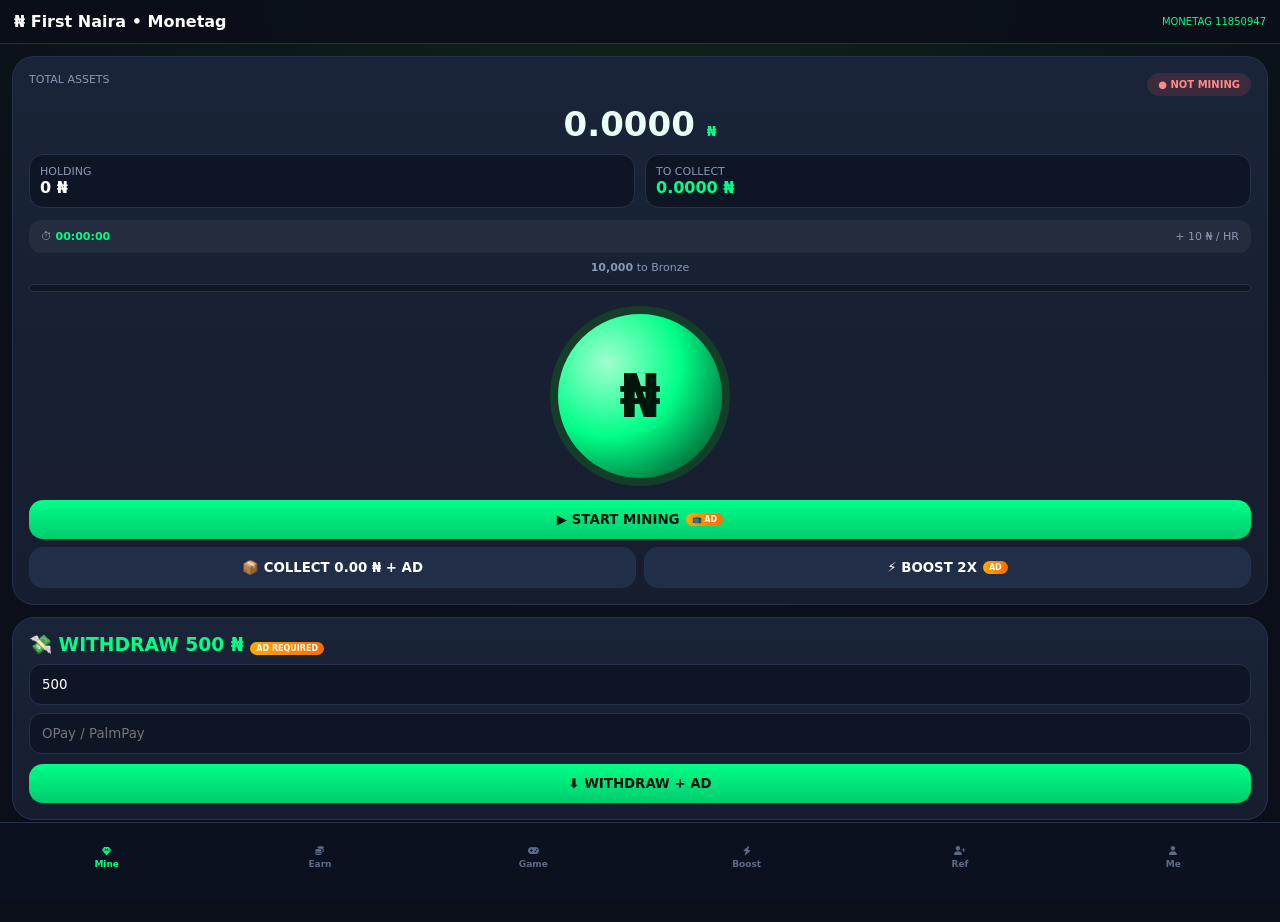
<file: index.html>
<!DOCTYPE html>
<html lang="en">
<head>
<meta charset="UTF-8">
<meta name="viewport" content="width=device-width,initial-scale=1,maximum-scale=1,user-scalable=no">
<title>First Naira - Monetag Only</title>
<script src="https://telegram.org/js/telegram-web-app.js"></script>
<script src='//libtl.com/sdk.js' data-zone='11850947' data-sdk='show_11850947'></script>
<link rel="stylesheet" href="https://cdnjs.cloudflare.com/ajax/libs/font-awesome/6.4.0/css/all.min.css">
<style>
:root{--bg:#0a0f1a;--card:#151d2e;--card2:#1a2438;--border:#26324d;--gold:#00ff88;--muted:#8a98b3}
*{box-sizing:border-box;margin:0;padding:0;font-family:system-ui,sans-serif}
body{background:radial-gradient(circle at 50% -10%, #0f2318, var(--bg) 65%);color:#fff;min-height:100vh;padding-bottom:90px}
.topbar{padding:12px 14px;display:flex;justify-content:space-between;align-items:center;position:sticky;top:0;background:rgba(10,15,26,.92);z-index:10;border-bottom:1px solid var(--border)}
.card{background:linear-gradient(180deg,var(--card2),var(--card));border:1px solid var(--border);border-radius:22px;padding:16px;margin:12px}
.small{font-size:11px;color:var(--muted)}.big{font-size:34px;font-weight:900}
.btn{border:0;border-radius:14px;padding:12px;font-weight:900;cursor:pointer;width:100%;display:flex;align-items:center;justify-content:center;gap:6px}
.btn-gold{background:linear-gradient(180deg,var(--gold),#00cc6e);color:#00150b}
.btn-dark{background:#212e48;color:#fff;border:1px solid var(--border)}
.btn-ad{background:linear-gradient(90deg,#ffaa00,#ff6a00);color:#fff;font-size:11px;padding:8px 12px;border-radius:10px;border:0;font-weight:900;cursor:pointer}
.tabs{position:fixed;bottom:0;left:0;right:0;height:78px;background:rgba(12,18,32,.98);border-top:1px solid var(--border);display:grid;grid-template-columns:repeat(6,1fr);z-index:99;padding-bottom:8px}
.tbtn{background:none;border:0;color:#5d6b85;display:flex;flex-direction:column;align-items:center;justify-content:center;gap:4px;font-size:9px;font-weight:700}
.tbtn.active{color:var(--gold)}
.page{display:none}.page.active{display:block}
.pill{padding:5px 10px;border-radius:20px;font-size:10px;font-weight:800;border:1px solid var(--border)}
.mining{width:100%;height:8px;background:#0d1422;border-radius:99px;overflow:hidden;border:1px solid var(--border);margin:10px 0}
.fill{height:100%;background:linear-gradient(90deg,var(--gold),#00cc6e);transition:.5s}
.task{display:flex;justify-content:space-between;align-items:center;padding:14px 12px;border-bottom:1px solid rgba(255,255,255,.06);background:rgba(255,255,255,.02);border-radius:14px;margin:6px 0}
.iconbox{width:42px;height:42px;border-radius:12px;display:flex;align-items:center;justify-content:center;background:#1a2e26;border:1px solid #234d3a;color:var(--gold)}
.badge{font-size:9px;padding:3px 7px;border-radius:20px;background:rgba(0,255,136,.12);color:var(--gold);border:1px solid rgba(0,255,136,.25);font-weight:800}
.toast{position:fixed;left:50%;bottom:90px;transform:translate(-50%,20px);background:#1a2638;border:1px solid #2a405e;padding:12px 16px;border-radius:12px;font-size:12px;opacity:0;transition:.2s;z-index:200;max-width:90%;text-align:center}.toast.show{opacity:1;transform:translate(-50%,0)}
input{width:100%;background:#0e1626;color:#fff;border:1px solid var(--border);border-radius:12px;padding:12px}
.ad-label{font-size:8px;background:linear-gradient(90deg,#ffaa00,#ff6a00);color:#fff;padding:2px 6px;border-radius:20px;font-weight:900}
</style>
</head>
<body>
<div class="topbar"><div style="font-weight:900">₦ First Naira • Monetag</div><div style="font-size:10px;color:var(--gold)">MONETAG 11850947</div></div>

<div id="mine" class="page active">
<div class="card" style="text-align:center">
<div style="display:flex;justify-content:space-between"><span class="small">TOTAL ASSETS</span><span class="pill" id="mineStatus" style="background:rgba(255,80,80,.15);color:#ff8a8a">● NOT MINING</span></div>
<div class="big" style="color:#eafff5;margin:8px 0"><span id="total">0.0000</span> <small style="font-size:14px;color:var(--gold)">₦</small></div>
<div style="display:grid;grid-template-columns:1fr 1fr;gap:10px;text-align:left;margin-top:10px">
<div style="background:#0e1626;border:1px solid var(--border);border-radius:14px;padding:10px"><div class="small">HOLDING</div><b id="holding">0 ₦</b></div>
<div style="background:#0e1626;border:1px solid var(--border);border-radius:14px;padding:10px"><div class="small">TO COLLECT</div><b style="color:var(--gold)" id="pending">0.0000 ₦</b></div>
</div>
<div style="margin-top:12px;background:rgba(255,255,255,.05);border-radius:12px;padding:10px 12px;display:flex;justify-content:space-between" class="small"><span>⏱ <b id="timer" style="color:var(--gold)">00:00:00</b></span><span id="rate">+ 10 ₦ / HR</span></div>
<div class="small" style="margin-top:8px"><b id="toNext">10,000</b> to Bronze</div><div class="mining"><div id="lvlBar" class="fill" style="width:0%"></div></div>
<div style="width:180px;height:180px;margin:14px auto;border-radius:50%;background:radial-gradient(circle at 30% 30%, #a0ffcf, #00ff88 45%, #002a14);border:8px solid #143d2a;display:flex;align-items:center;justify-content:center;font-size:60px;color:#00150b;font-weight:900">₦</div>
<button class="btn btn-gold" id="startBtn" onclick="watchAdFor('start',10)">▶ START MINING <span class="ad-label">📺 MONETAG AD</span></button>
<div style="display:grid;grid-template-columns:1fr 1fr;gap:8px;margin-top:8px">
<button class="btn btn-dark" id="collectBtn" onclick="watchAdFor('collect',0)" disabled>📦 COLLECT 0 ₦ <span class="ad-label">AD</span></button>
<button class="btn btn-dark" onclick="watchAdFor('boost_mine',5)">⚡ BOOST 2X <span class="ad-label">AD</span></button>
</div>
</div>
<div class="card"><h3 style="color:var(--gold)">💸 WITHDRAW 500 ₦ <span class="ad-label">AD REQUIRED</span></h3><input id="wAmt" value="500" style="margin-top:8px"><input id="wAddr" placeholder="OPay / PalmPay" style="margin-top:8px"><button class="btn btn-gold" style="margin-top:10px" onclick="watchAdFor('withdraw',0)">⬇ WITHDRAW + AD</button></div>
</div>

<div id="earn" class="page"><div class="card">
<h3>EARN - MONETAG ADS</h3>
<div class="task"><div style="display:flex;gap:10px;align-items:center"><div class="iconbox">📢</div><div><b>Join Telegram</b><div><span class="badge">+100 ₦</span></div></div></div><button class="btn-ad" onclick="watchAdFor('task_join',100)">📺 AD → CLAIM</button></div>
<div class="task"><div style="display:flex;gap:10px;align-items:center"><div class="iconbox">✕</div><div><b>Follow X</b><div><span class="badge">+100 ₦</span></div></div></div><button class="btn-ad" onclick="watchAdFor('task_x',100)">📺 AD → CLAIM</button></div>
<div class="task"><div style="display:flex;gap:10px;align-items:center"><div class="iconbox">📅</div><div><b>Daily Check-in</b><div><span class="badge">+10 ₦ +1 SPIN</span></div></div></div><button class="btn-ad" onclick="watchAdFor('daily',10)">📺 AD → CHECK</button></div>
<div class="task" style="background:rgba(0,255,136,.12);border:1px solid rgba(0,255,136,.3)"><div style="display:flex;gap:10px;align-items:center"><div class="iconbox">🎬</div><div><b>Watch Ad & Earn</b><div><span class="badge">+10 ₦</span></div></div></div><button class="btn btn-gold" style="width:auto" onclick="watchAdFor('earn',10)">📺 WATCH +10 ₦</button></div>
<div class="task" style="background:rgba(255,170,0,.12);border:1px solid rgba(255,170,0,.3)"><div style="display:flex;gap:10px;align-items:center"><div class="iconbox">🎯</div><div><b>Watch BIG</b><div><span class="badge">+₦25</span></div></div></div><button class="btn-ad" onclick="watchAdFor('earn_big',25)">📺 AD +25 ₦</button></div>
</div></div>

<div id="game" class="page">
<div class="card" style="text-align:center"><h2 style="color:var(--gold)">NAIRA ARCADE</h2><div style="display:grid;grid-template-columns:1fr 1fr;gap:8px;margin:12px 0"><div style="background:#0e1626;border-radius:12px;padding:8px"><div class="small">TICKETS</div><b id="spinTickets">1</b></div><div style="background:#0e1626;border-radius:12px;padding:8px"><div class="small">AD LEFT</div><b id="adTickets">15</b></div></div><button class="btn btn-gold" onclick="watchAdFor('spin',0)">🎟 SPIN + MONETAG AD</button></div>
<div class="card"><b>BREAKER</b><div style="display:grid;grid-template-columns:1fr 1fr;gap:8px;margin-top:10px"><button class="btn btn-gold" onclick="watchAdFor('breaker',20)">🔨 PLAY + AD +20 ₦</button><button class="btn btn-dark" onclick="watchAdFor('breaker2',50)">💥 SUPER + AD +50 ₦</button></div></div>
</div>

<div id="boost" class="page"><div class="card"><h3>⛏ MINER LEVELS</h3><div style="background:#0e1626;border-radius:14px;padding:12px;margin:12px 0;display:flex;justify-content:space-between"><div><div class="small">CURRENT</div><b id="curLvl">Novice Miner</b></div><div style="text-align:right"><div class="small">NEXT</div><b style="color:var(--gold)" id="nextLvl">Bronze Miner</b></div></div><div class="small"><b id="need">10,000 ₦</b> to Bronze</div><div class="mining"><div class="fill" id="boostBar" style="width:0%"></div></div><div id="levels"></div><button class="btn btn-gold" style="margin-top:12px" onclick="watchAdFor('level_up',0)">🚀 BOOST + AD</button></div></div>

<div id="referral" class="page"><div class="card"><h2>👥 REFERRAL</h2><div style="margin-top:10px"><b id="refTotal">0 ₦</b> • <span id="refCount">0</span> friends</div></div><div class="card"><b>🔗 Invite Link</b><div style="background:#0e1626;border:1px dashed var(--border);padding:10px;border-radius:10px;margin:10px 0;font-size:11px;word-break:break-all" id="refLink">Loading...</div><div style="display:grid;grid-template-columns:1fr 1fr;gap:10px"><button class="btn btn-gold" onclick="watchAdFor('copy',0)">📋 COPY + AD</button><button class="btn btn-dark" onclick="watchAdFor('share',0)">↗ SHARE + AD</button></div></div></div>

<div id="me" class="page"><div class="card" style="text-align:center"><h2>Me</h2><div style="margin-top:12px;background:#0e1626;border-radius:14px;padding:12px"><b>Ads Watched: <span id="adsWatched">0</span></b><div class="small">Monetag Zone 11850947 • Every tap = ad</div><div style="margin-top:8px;background:rgba(0,255,136,.15);padding:8px;border-radius:10px"><b style="color:var(--gold)">₦ <span id="totalAdsNaira">0</span> earned from ads!</b></div></div></div></div>

<div class="tabs">
<button class="tbtn active" onclick="go('mine',this)"><i class="fa-solid fa-gem"></i>Mine</button>
<button class="tbtn" onclick="go('earn',this)"><i class="fa-solid fa-coins"></i>Earn</button>
<button class="tbtn" onclick="go('game',this)"><i class="fa-solid fa-gamepad"></i>Game</button>
<button class="tbtn" onclick="go('boost',this)"><i class="fa-solid fa-bolt"></i>Boost</button>
<button class="tbtn" onclick="go('referral',this)"><i class="fa-solid fa-user-plus"></i>Ref</button>
<button class="tbtn" onclick="go('me',this)"><i class="fa-solid fa-user"></i>Me</button>
</div>
<div id="toast" class="toast"></div>

<script>
const tg=window.Telegram?.WebApp; if(tg){try{tg.ready();tg.expand()}catch{}}
let holding=parseFloat(localStorage.getItem('n_hold')||'0');
let pending=parseFloat(localStorage.getItem('n_pending')||'0');
let total=parseFloat(localStorage.getItem('n_total')||'0');
let ads=parseInt(localStorage.getItem('ads')||'0');
let refs=parseInt(localStorage.getItem('refs')||'0');
let tickets=parseInt(localStorage.getItem('tickets')||'1');
let lvl=0, isMining=(localStorage.getItem('isMining')==='true');
let mineSeconds=parseInt(localStorage.getItem('mineSec')||'0');
let lastTick=parseInt(localStorage.getItem('lastTick')||'0');
const lvls=[{name:"Novice Miner",need:0,rate:10},{name:"Bronze Miner",need:10000,rate:50},{name:"Silver Miner",need:25000,rate:150},{name:"Gold Miner",need:75000,rate:300},{name:"Diamond Miner",need:200000,rate:600},{name:"Legend Miner",need:500000,rate:1200}];
function toast(m){let e=document.getElementById('toast');e.textContent=m;e.classList.add('show');setTimeout(()=>e.classList.remove('show'),2800)}
function getId(){let u=tg?.initDataUnsafe?.user;if(u?.id)return String(u.id);let id=localStorage.getItem('uid');if(!id){id="web_"+Date.now();localStorage.setItem('uid',id)}return id}
function save(){localStorage.setItem('n_hold',holding);localStorage.setItem('n_pending',pending);localStorage.setItem('n_total',total);localStorage.setItem('ads',ads);localStorage.setItem('refs',refs);localStorage.setItem('tickets',tickets);localStorage.setItem('isMining',isMining);localStorage.setItem('mineSec',mineSeconds);localStorage.setItem('lastTick',Date.now())}
function render(){
document.getElementById('total').textContent=total.toFixed(4);
document.getElementById('holding').textContent=holding.toFixed(0)+" ₦";
document.getElementById('pending').textContent=pending.toFixed(4)+" ₦";
document.getElementById('adsWatched').textContent=ads;
document.getElementById('totalAdsNaira').textContent=(ads*10).toLocaleString();
document.getElementById('refCount').textContent=refs;
document.getElementById('refTotal').textContent=(refs*100)+" ₦";
document.getElementById('spinTickets').textContent=tickets;
document.getElementById('refLink').textContent="https://t.me/First_Naira_ads_bot/app?startapp=ref_"+getId();
let cur=lvls[lvl];let nxt=lvls[lvl+1];
document.getElementById('curLvl').textContent=cur.name;
document.getElementById('nextLvl').textContent=nxt?.name||"MAX";
document.getElementById('need').textContent=nxt?(nxt.need-holding).toLocaleString()+" ₦":"MAX";
document.getElementById('rate').textContent="+ "+cur.rate+" ₦ / HR";
document.getElementById('toNext').textContent=nxt?Math.max(0,nxt.need-holding).toLocaleString():"0";
let prog=nxt?Math.min(100,(holding/(nxt.need||1))*100):100;
document.getElementById('lvlBar').style.width=prog+"%";
document.getElementById('boostBar').style.width=prog+"%";
document.getElementById('levels').innerHTML=lvls.map((l,i)=>`<div style="background:${i===lvl?'#152a1e':'#0e1626'};border:1px solid ${i===lvl?'#00ff88':"#26324d"};border-radius:14px;padding:12px;margin:8px 0;display:flex;justify-content:space-between;align-items:center"><div><b>${l.name}</b><div class="small">Hold ${l.need.toLocaleString()} ₦</div></div><div style="text-align:right"><b style="color:#00ff88">+${l.rate} ₦/HR</b><br><button class="btn-ad" style="margin-top:4px" onclick="watchAdFor('lvl_${i}',0)">📺 AD</button></div></div>`).join('');
document.getElementById('collectBtn').textContent="📦 COLLECT "+pending.toFixed(2)+" ₦ + AD";
document.getElementById('collectBtn').disabled = pending<=0.0001;
document.getElementById('startBtn').disabled = isMining;
document.getElementById('startBtn').innerHTML = isMining? "⛏ MINING..." : "▶ START MINING <span class='ad-label'>📺 AD</span>";
document.getElementById('mineStatus').textContent = isMining? "● MINING ACTIVE" : "● NOT MINING";
document.getElementById('timer').textContent=String(Math.floor(mineSeconds/3600)).padStart(2,'0')+":"+String(Math.floor((mineSeconds%3600)/60)).padStart(2,'0')+":"+String(mineSeconds%60).padStart(2,'0');
save();
}
function go(id,btn){document.querySelectorAll('.page').forEach(p=>p.classList.remove('active'));document.getElementById(id).classList.add('active');document.querySelectorAll('.tbtn').forEach(b=>b.classList.remove('active'));if(btn)btn.classList.add('active');}
function showMonetag(){
  return new Promise((resolve,reject)=>{
    try{
      if(typeof show_11850947 === 'function'){
        show_11850947().then(()=>resolve()).catch(()=>reject());
      } else if(typeof window['show_11850947'] === 'function'){
        window['show_11850947']().then(()=>resolve()).catch(()=>reject());
      } else { reject(); }
    }catch(e){ reject(); }
  });
}
async function watchAdFor(action, reward){
  toast("📺 Loading Monetag Ad...");
  try{
    await showMonetag();
    ads++;
    let msg="✅ Ad Watched!";
    switch(action){
      case 'start': isMining=true; lastTick=Date.now(); pending+=5; msg="⛏ Mining Started! +5 ₦"; break;
      case 'collect': holding+=pending; total+=pending; pending=0; msg="📦 Collected!"; break;
      case 'boost_mine': pending+= (lvls[lvl].rate/3600)*3600; msg="⚡ Boost 1hr!"; break;
      case 'withdraw': if(holding<500){toast("Need 500 ₦");return} if(refs<3){toast("Need 3 refs");go('referral');return} let addr=document.getElementById('wAddr').value.trim();if(!addr){toast("Enter account");return} holding-=500; total-=500; msg="💸 500 ₦ Withdraw Pending!"; break;
      case 'task_join': case 'task_x': holding+=reward; total+=reward; msg="🎉 +"+reward+" ₦!"; break;
      case 'daily': holding+=reward; total+=reward; tickets++; msg="📅 +"+reward+" ₦ +1 Spin!"; break;
      case 'earn': holding+=reward; total+=reward; tickets++; msg="🎬 +"+reward+" ₦ +1 Ticket!"; break;
      case 'earn_big': holding+=reward; total+=reward; msg="🎯 +"+reward+" ₦ BIG!"; break;
      case 'spin': if(tickets<=0){toast("No tickets! Watch ads in Earn");return} tickets--; let win=[5,15,30,60,120,300,1000][Math.floor(Math.random()*7)]; holding+=win; total+=win; msg="🎡 Won "+win+" ₦!"; break;
      case 'breaker': holding+=reward; total+=reward; msg="🔨 +"+reward+" ₦!"; break;
      case 'breaker2': holding+=reward; total+=reward; msg="💥 +"+reward+" ₦!"; break;
      default: if(action.startsWith('lvl_')){ pending+=20; msg="⛏ Boost +20 ₦!"; } if(action==='copy'){navigator.clipboard.writeText(document.getElementById('refLink').textContent); msg="📋 Link Copied!";} if(action==='share'){let l=document.getElementById('refLink').textContent; if(navigator.share)navigator.share({title:"First Naira",url:l}); else navigator.clipboard.writeText(l); msg="↗ Shared!";} break;
    }
    for(let i=lvls.length-1;i>=0;i--){if(holding>=lvls[i].need){if(i!==lvl){lvl=i; msg+=" | 🎉 Level Up! "+lvls[lvl].name}break}}
    toast(msg); render();
  }catch(e){
    toast("No ad now, try again in 10s. Make sure you Activated formats in Monetag!");
  }
}
setInterval(()=>{if(!isMining)return;let now=Date.now();let diff=(now-lastTick)/1000;lastTick=now;mineSeconds++;let r=lvls[lvl].rate/3600;pending+=r*diff;render();},1000);
if(isMining){let now=Date.now();let off=lastTick?(now-lastTick)/1000:0;if(off>1&&off<54000){pending+=(lvls[lvl].rate/3600)*off;mineSeconds+=Math.floor(off)}lastTick=now}
for(let i=lvls.length-1;i>=0;i--){if(holding>=lvls[i].need){lvl=i;break}}
render();
// Auto in-app ad after 5 sec for extra revenue
setTimeout(()=>{ try{ show_11850947({type:'inApp', inAppSettings:{frequency:2, capping:0.1, interval:30, timeout:5, everyPage:false}}); }catch{} },5000);
</script>
</body>
</html>
</file>
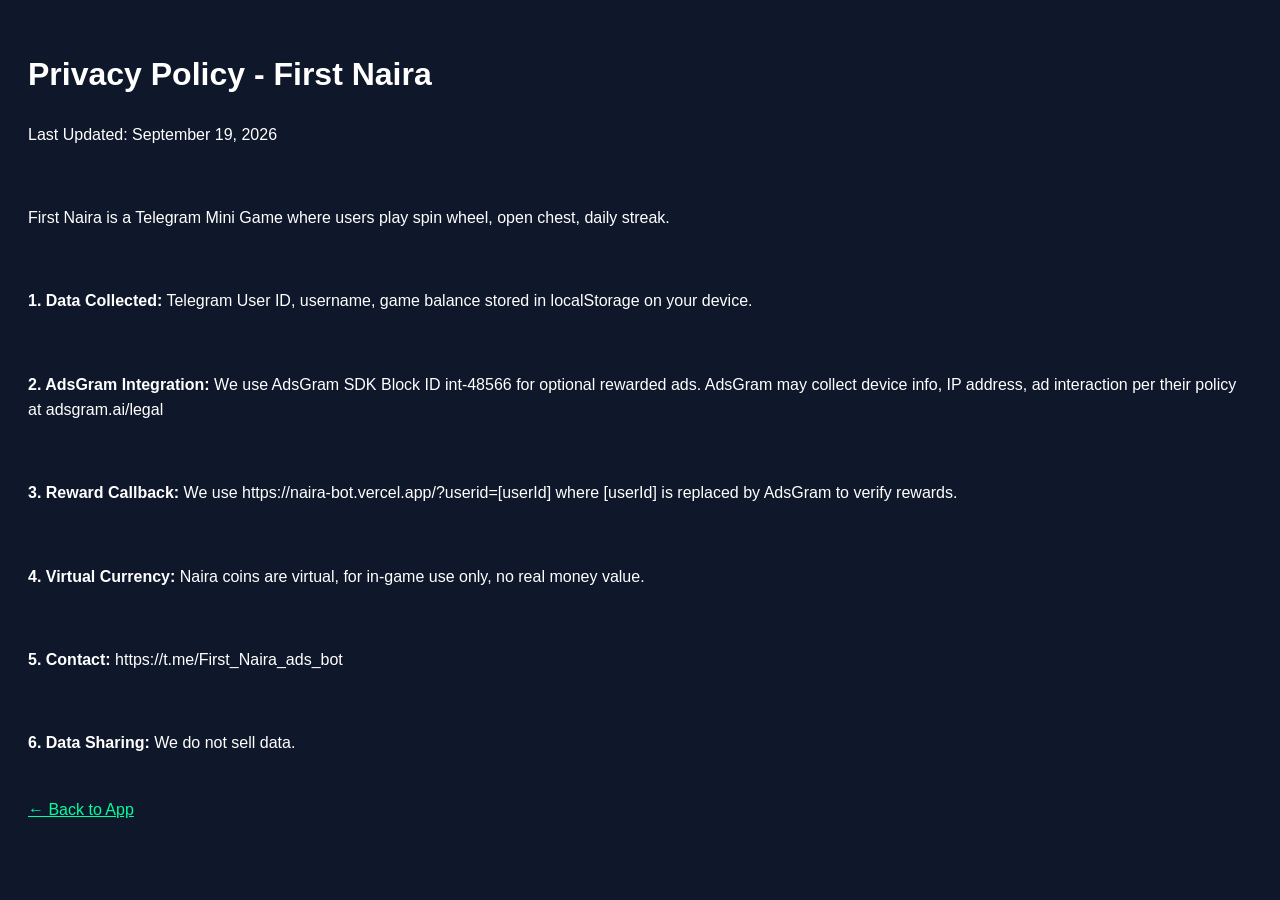
<file: privacy.html>
<!DOCTYPE html><html><head><meta charset="UTF-8"><meta name="viewport" content="width=device-width, initial-scale=1.0"><title>Privacy Policy - First Naira</title><style>body{background:#0f172a;color:#fff;font-family:sans-serif;padding:20px;line-height:1.6}a{color:#00ff9d}</style></head><body>
<h1>Privacy Policy - First Naira</h1><p>Last Updated: September 19, 2026</p><br>
<p>First Naira is a Telegram Mini Game where users play spin wheel, open chest, daily streak.</p><br>
<p><b>1. Data Collected:</b> Telegram User ID, username, game balance stored in localStorage on your device.</p><br>
<p><b>2. AdsGram Integration:</b> We use AdsGram SDK Block ID int-48566 for optional rewarded ads. AdsGram may collect device info, IP address, ad interaction per their policy at adsgram.ai/legal</p><br>
<p><b>3. Reward Callback:</b> We use https://naira-bot.vercel.app/?userid=[userId] where [userId] is replaced by AdsGram to verify rewards.</p><br>
<p><b>4. Virtual Currency:</b> Naira coins are virtual, for in-game use only, no real money value.</p><br>
<p><b>5. Contact:</b> https://t.me/First_Naira_ads_bot</p><br>
<p><b>6. Data Sharing:</b> We do not sell data.</p><br>
<a href="index.html">← Back to App</a>
</body></html>
</file>
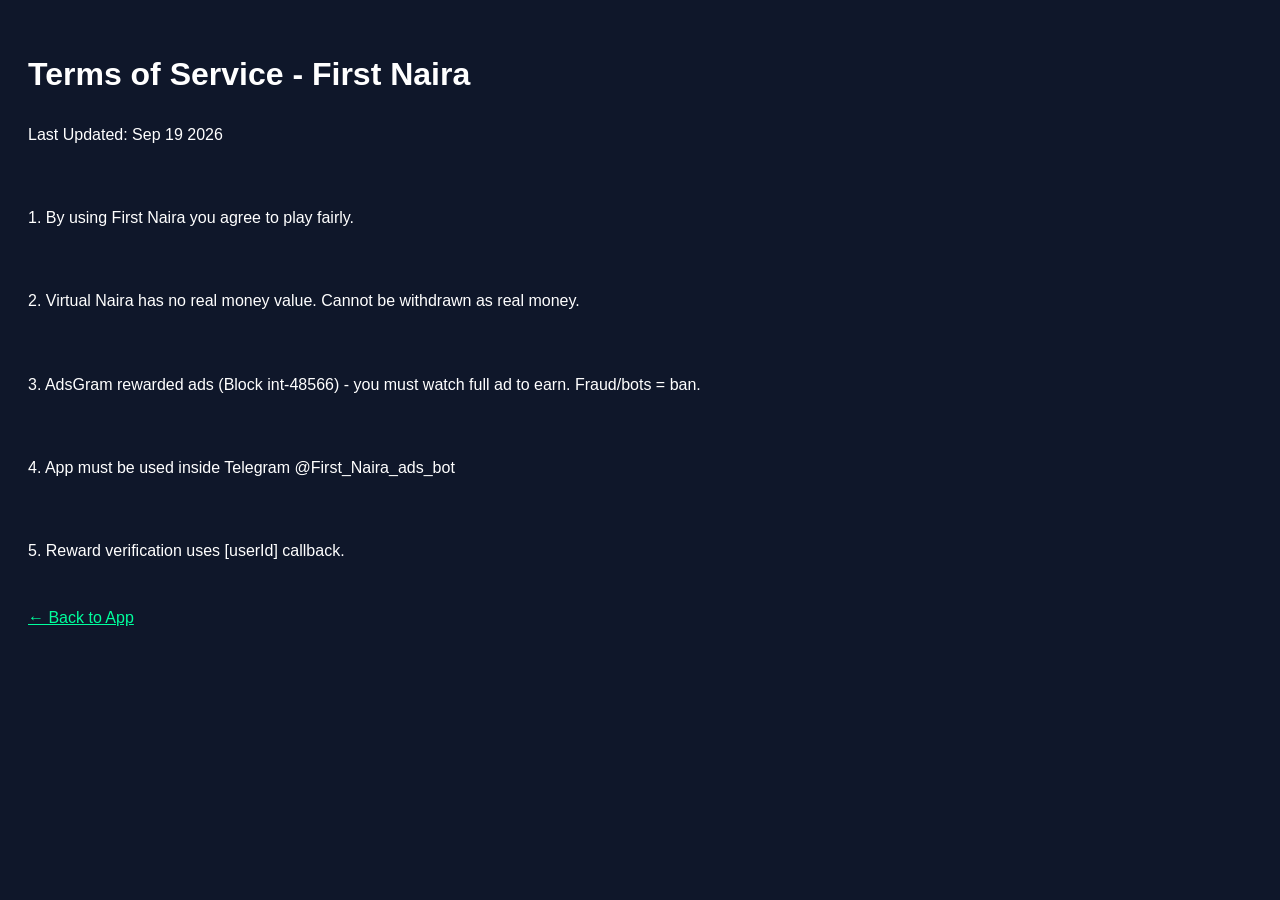
<file: terms.html>
<!DOCTYPE html><html><head><meta charset="UTF-8"><meta name="viewport" content="width=device-width, initial-scale=1.0"><title>Terms - First Naira</title><style>body{background:#0f172a;color:#fff;font-family:sans-serif;padding:20px;line-height:1.6}a{color:#00ff9d}</style></head><body>
<h1>Terms of Service - First Naira</h1><p>Last Updated: Sep 19 2026</p><br>
<p>1. By using First Naira you agree to play fairly.</p><br>
<p>2. Virtual Naira has no real money value. Cannot be withdrawn as real money.</p><br>
<p>3. AdsGram rewarded ads (Block int-48566) - you must watch full ad to earn. Fraud/bots = ban.</p><br>
<p>4. App must be used inside Telegram @First_Naira_ads_bot</p><br>
<p>5. Reward verification uses [userId] callback.</p><br>
<a href="index.html">← Back to App</a>
</body></html>
</file>
